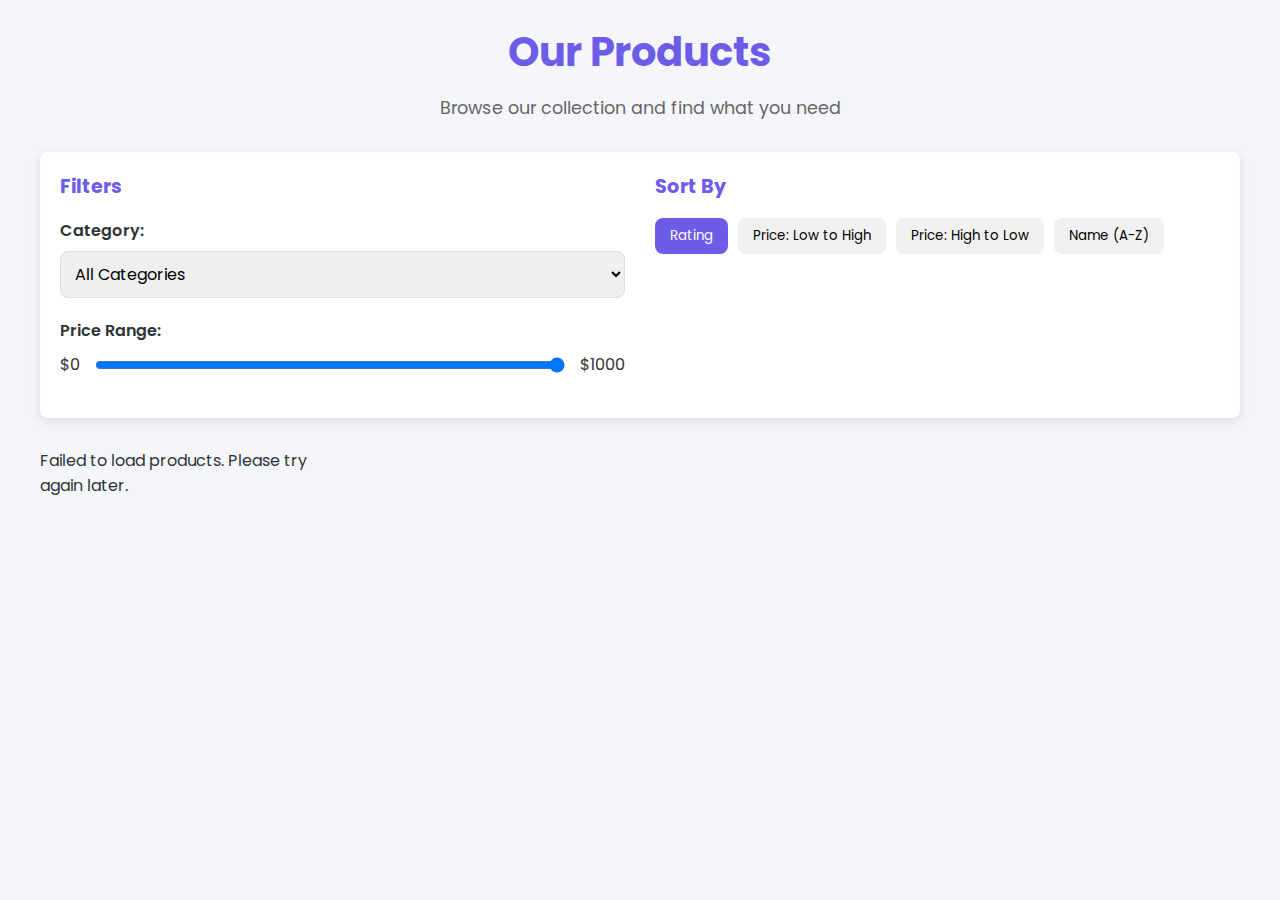
<file: Product Listing Page/index.html>
<!DOCTYPE html>
<html lang="en">
<head>
    <meta charset="UTF-8">
    <meta name="viewport" content="width=device-width, initial-scale=1.0">
    <title>Product Filtering Page</title>
    <link rel="stylesheet" href="https://cdnjs.cloudflare.com/ajax/libs/font-awesome/6.4.0/css/all.min.css">
    <link href="https://fonts.googleapis.com/css2?family=Poppins:wght@300;400;600&display=swap" rel="stylesheet">
    <link rel="stylesheet" href="styles.css">
</head>
<body>
    <div class="container">
        <header>
            <h1>Our Products</h1>
            <p>Browse our collection and find what you need</p>
        </header>

        <div class="controls">
            <div class="filter-section">
                <h3>Filters</h3>
                
                <div class="filter-group">
                    <label for="category-filter">Category:</label>
                    <select id="category-filter">
                        <option value="all">All Categories</option>
                        <!-- Categories will be populated by JavaScript -->
                    </select>
                </div>
                
                <div class="filter-group">
                    <label for="price-range">Price Range:</label>
                    <div class="price-range-container">
                        <span>$0</span>
                        <input type="range" id="price-range" min="0" max="1000" step="10" value="1000">
                        <span id="max-price-display">$1000</span>
                    </div>
                </div>
            </div>
            
            <div class="sort-section">
                <h3>Sort By</h3>
                <div class="sort-options">
                    <button class="sort-btn active" data-sort="rating">Rating</button>
                    <button class="sort-btn" data-sort="price-asc">Price: Low to High</button>
                    <button class="sort-btn" data-sort="price-desc">Price: High to Low</button>
                    <button class="sort-btn" data-sort="name">Name (A-Z)</button>
                </div>
            </div>
        </div>

        <div class="product-grid" id="product-grid">
            <!-- Products will be loaded here by JavaScript -->
            <div class="loading-spinner">
                <div class="spinner"></div>
                <p>Loading products...</p>
            </div>
        </div>
    </div>

    <script src="script.js"></script>
</body>
</html>
</file>
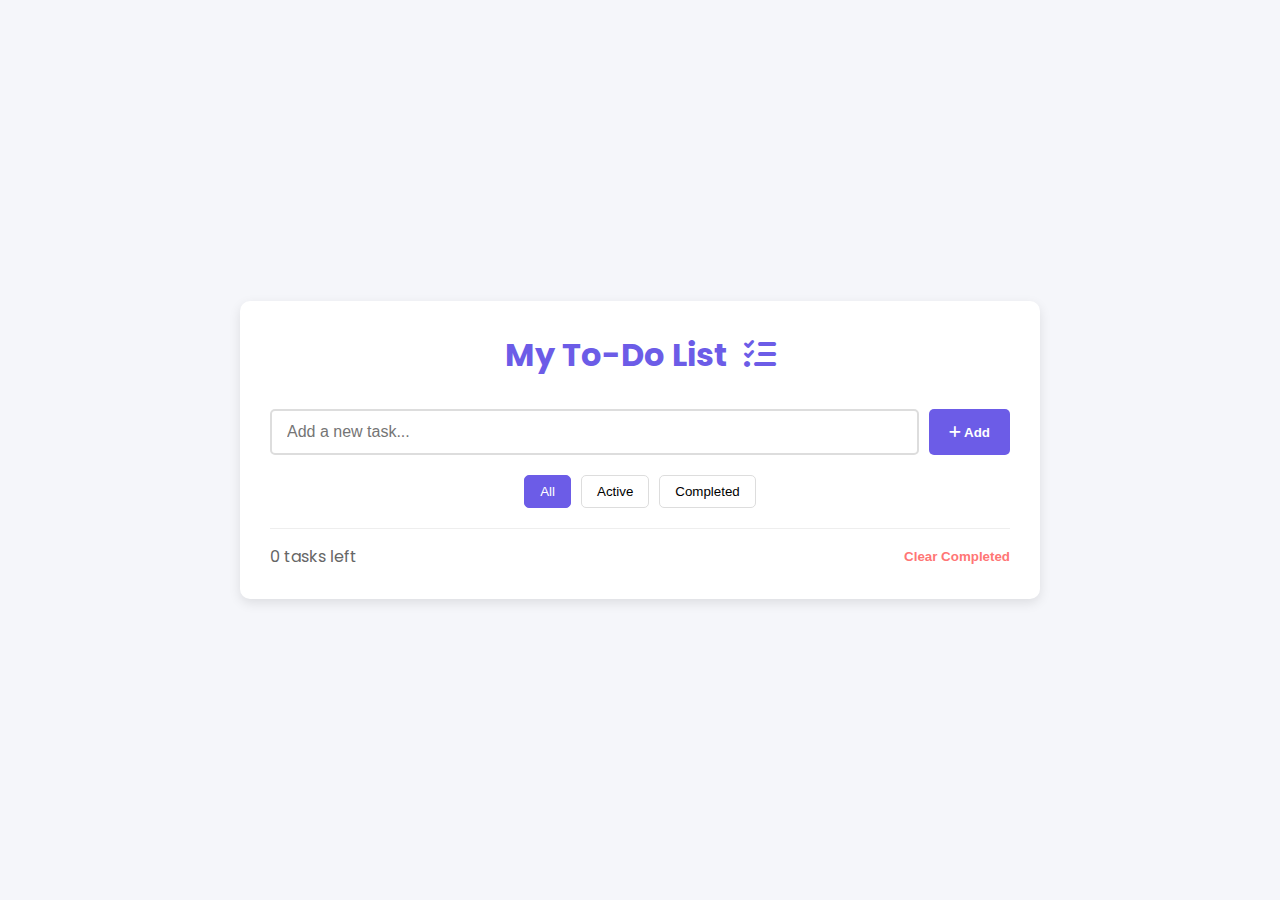
<file: To-Do List/index.html>
<!DOCTYPE html>
<html lang="en">
<head>
    <meta charset="UTF-8">
    <meta name="viewport" content="width=device-width, initial-scale=1.0">
    <title>To-Do List</title>
    <link rel="stylesheet" href="https://cdnjs.cloudflare.com/ajax/libs/font-awesome/6.4.0/css/all.min.css">
    <link href="https://fonts.googleapis.com/css2?family=Poppins:wght@300;400;600&display=swap" rel="stylesheet">
    <link rel="stylesheet" href="styles.css">
</head>
<body>
    <div class="container">
        <h1>My To-Do List <i class="fas fa-tasks"></i></h1>
        <div class="input-container">
            <input type="text" id="taskInput" placeholder="Add a new task...">
            <button id="addTaskBtn"><i class="fas fa-plus"></i> Add</button>
        </div>
        <div class="filters">
            <button class="filter-btn active" data-filter="all">All</button>
            <button class="filter-btn" data-filter="active">Active</button>
            <button class="filter-btn" data-filter="completed">Completed</button>
        </div>
        <ul id="taskList"></ul>
        <div class="task-stats">
            <span id="taskCount">0 tasks left</span>
            <button id="clearCompleted">Clear Completed</button>
        </div>
    </div>

    <script src="script.js"></script>
</body>
</html>
</file>
<file: Product Listing Page/styles.css>
:root {
    --primary: #6c5ce7;
    --primary-light: #a29bfe;
    --dark: #2d3436;
    --light: #f5f6fa;
    --danger: #ff7675;
    --success: #00b894;
    --shadow: 0 4px 12px rgba(0, 0, 0, 0.1);
    --border-radius: 8px;
}

* {
    margin: 0;
    padding: 0;
    box-sizing: border-box;
}

body {
    font-family: 'Poppins', sans-serif;
    background-color: var(--light);
    color: var(--dark);
    line-height: 1.6;
    padding: 20px;
}

.container {
    max-width: 1200px;
    margin: 0 auto;
}

header {
    text-align: center;
    margin-bottom: 30px;
}

header h1 {
    font-size: 2.5rem;
    color: var(--primary);
    margin-bottom: 10px;
}

header p {
    color: #666;
    font-size: 1.1rem;
}

.controls {
    display: flex;
    flex-wrap: wrap;
    gap: 30px;
    margin-bottom: 30px;
    background: white;
    padding: 20px;
    border-radius: var(--border-radius);
    box-shadow: var(--shadow);
}

.filter-section, .sort-section {
    flex: 1;
    min-width: 300px;
}

h3 {
    margin-bottom: 15px;
    color: var(--primary);
    font-size: 1.2rem;
}

.filter-group {
    margin-bottom: 20px;
}

label {
    display: block;
    margin-bottom: 8px;
    font-weight: 600;
}

select {
    width: 100%;
    padding: 10px;
    border: 1px solid #ddd;
    border-radius: var(--border-radius);
    font-family: inherit;
    font-size: 1rem;
}

.price-range-container {
    display: flex;
    align-items: center;
    gap: 15px;
}

#price-range {
    flex: 1;
}

.sort-options {
    display: flex;
    flex-wrap: wrap;
    gap: 10px;
}

.sort-btn {
    padding: 8px 15px;
    background: #f1f1f1;
    border: none;
    border-radius: var(--border-radius);
    cursor: pointer;
    transition: all 0.3s ease;
    font-family: inherit;
}

.sort-btn:hover {
    background: #e1e1e1;
}

.sort-btn.active {
    background: var(--primary);
    color: white;
}

.product-grid {
    display: grid;
    grid-template-columns: repeat(auto-fill, minmax(280px, 1fr));
    gap: 25px;
}

.product-card {
    background: white;
    border-radius: var(--border-radius);
    overflow: hidden;
    box-shadow: var(--shadow);
    transition: transform 0.3s ease;
}

.product-card:hover {
    transform: translateY(-5px);
}

.product-image {
    height: 200px;
    overflow: hidden;
    position: relative;
}

.product-image img {
    width: 100%;
    height: 100%;
    object-fit: cover;
    transition: transform 0.3s ease;
}

.product-card:hover .product-image img {
    transform: scale(1.05);
}

.product-info {
    padding: 20px;
}

.product-title {
    font-size: 1.1rem;
    margin-bottom: 10px;
    font-weight: 600;
}

.product-price {
    font-size: 1.3rem;
    font-weight: 700;
    color: var(--primary);
    margin-bottom: 10px;
}

.product-rating {
    display: flex;
    align-items: center;
    margin-bottom: 15px;
}

.stars {
    color: #ffc107;
    margin-right: 8px;
}

.product-category {
    display: inline-block;
    padding: 4px 10px;
    background: var(--primary-light);
    color: white;
    border-radius: 50px;
    font-size: 0.8rem;
    margin-bottom: 15px;
}

.loading-spinner {
    grid-column: 1 / -1;
    text-align: center;
    padding: 40px;
}

.spinner {
    width: 50px;
    height: 50px;
    border: 5px solid #f3f3f3;
    border-top: 5px solid var(--primary);
    border-radius: 50%;
    animation: spin 1s linear infinite;
    margin: 0 auto 20px;
}

@keyframes spin {
    0% { transform: rotate(0deg); }
    100% { transform: rotate(360deg); }
}

@media (max-width: 768px) {
    .product-grid {
        grid-template-columns: repeat(auto-fill, minmax(250px, 1fr));
    }
    
    .controls {
        flex-direction: column;
    }
}

@media (max-width: 480px) {
    .product-grid {
        grid-template-columns: 1fr;
    }
}
</file>
<file: To-Do List/styles.css>
:root {
    --primary: #6c5ce7;
    --primary-light: #a29bfe;
    --dark: #2d3436;
    --light: #f5f6fa;
    --danger: #ff7675;
    --success: #00b894;
    --shadow: 0 4px 12px rgba(0, 0, 0, 0.1);
}

* {
    margin: 0;
    padding: 0;
    box-sizing: border-box;
}

body {
    font-family: 'Poppins', sans-serif;
    background-color: var(--light);
    color: var(--dark);
    display: flex;
    justify-content: center;
    align-items: center;
    min-height: 100vh;
    padding: 20px;
}

.container {
    width: 100%;
    max-width: 800px;
    padding: 30px;
    background: white;
    border-radius: 10px;
    box-shadow: var(--shadow);
}

h1 {
    text-align: center;
    margin-bottom: 30px;
    color: var(--primary);
}

h1 i {
    margin-left: 10px;
}

.input-container {
    display: flex;
    margin-bottom: 20px;
    gap: 10px;
}

#taskInput {
    flex: 1;
    padding: 12px 15px;
    border: 2px solid #ddd;
    border-radius: 5px;
    font-size: 16px;
    transition: all 0.3s ease;
}

#taskInput:focus {
    outline: none;
    border-color: var(--primary);
    box-shadow: 0 0 0 3px rgba(108, 92, 231, 0.2);
}

#addTaskBtn {
    padding: 0 20px;
    background-color: var(--primary);
    color: white;
    border: none;
    border-radius: 5px;
    cursor: pointer;
    font-weight: 600;
    transition: all 0.3s ease;
}

#addTaskBtn:hover {
    background-color: #5a4bd1;
    transform: translateY(-2px);
}

.filters {
    display: flex;
    justify-content: center;
    gap: 10px;
    margin-bottom: 20px;
}

.filter-btn {
    padding: 8px 15px;
    background: none;
    border: 1px solid #ddd;
    border-radius: 5px;
    cursor: pointer;
    transition: all 0.3s ease;
}

.filter-btn.active {
    background-color: var(--primary);
    color: white;
    border-color: var(--primary);
}

.filter-btn:hover {
    background-color: #f1f1f1;
}

.filter-btn.active:hover {
    background-color: var(--primary);
}

#taskList {
    list-style: none;
    margin-bottom: 20px;
}

.task-item {
    display: flex;
    align-items: center;
    padding: 15px;
    background-color: white;
    border-radius: 5px;
    margin-bottom: 10px;
    box-shadow: var(--shadow);
    transition: all 0.3s ease;
}

.task-item:hover {
    transform: translateY(-2px);
    box-shadow: 0 6px 16px rgba(0, 0, 0, 0.1);
}

.task-checkbox {
    margin-right: 15px;
    width: 20px;
    height: 20px;
    cursor: pointer;
}

.task-text {
    flex: 1;
    font-size: 16px;
}

.task-text.completed {
    text-decoration: line-through;
    color: #888;
}

.delete-btn {
    background: none;
    border: none;
    color: var(--danger);
    font-size: 18px;
    cursor: pointer;
    opacity: 0;
    transition: all 0.3s ease;
}

.task-item:hover .delete-btn {
    opacity: 1;
}

.task-stats {
    display: flex;
    justify-content: space-between;
    align-items: center;
    padding-top: 15px;
    border-top: 1px solid #eee;
    color: #666;
}

#clearCompleted {
    background: none;
    border: none;
    color: var(--danger);
    cursor: pointer;
    font-weight: 600;
    transition: all 0.3s ease;
}

#clearCompleted:hover {
    color: #e84343;
}

@media (max-width: 768px) {
    .container {
        padding: 20px;
    }
    
    .input-container {
        flex-direction: column;
    }
    
    #addTaskBtn {
        padding: 12px;
    }
}
</file>
